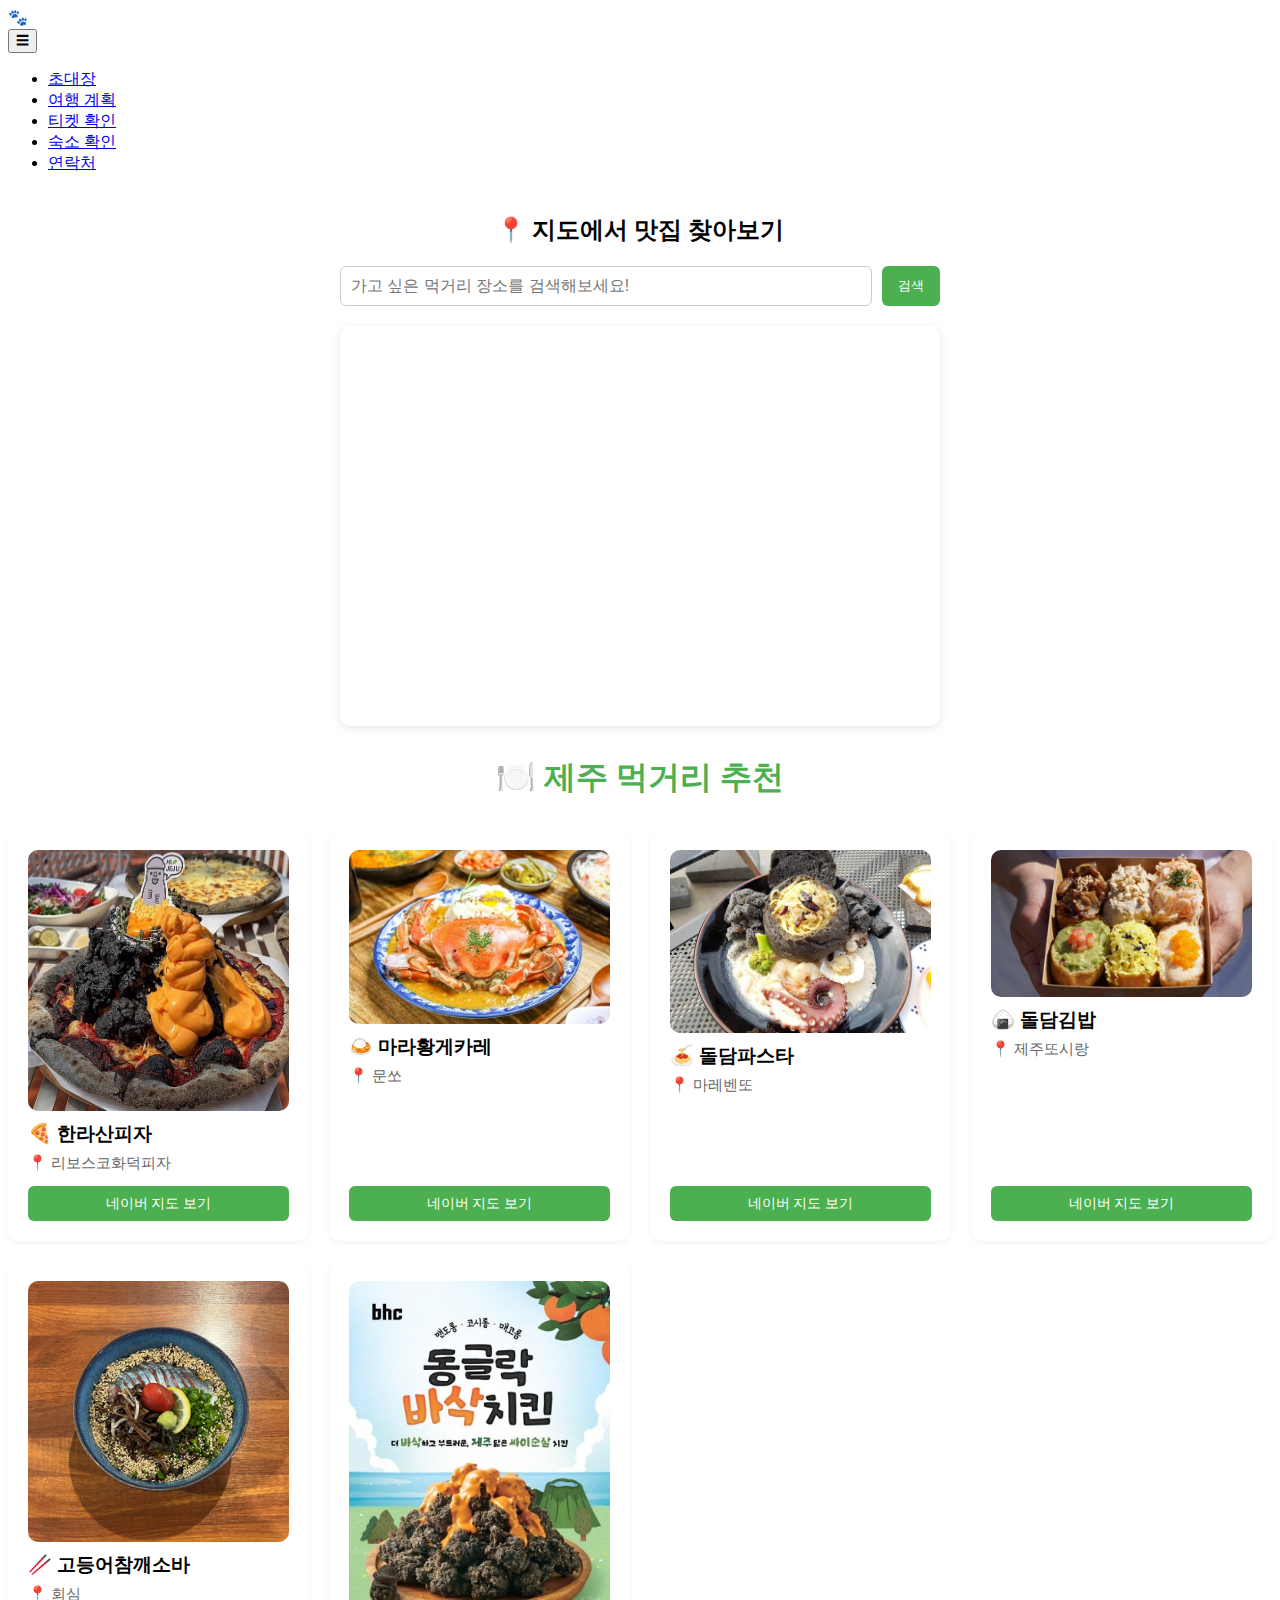
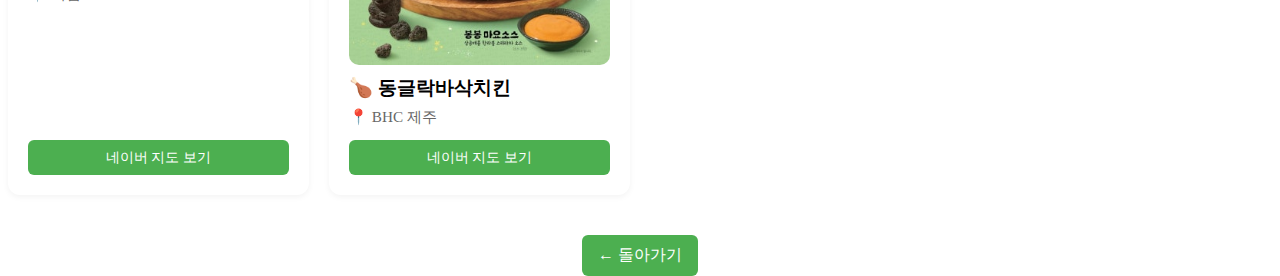
<file: food.html>
<!DOCTYPE html>
<html lang="ko">

<head>
  <meta charset="UTF-8" />
  <meta name="viewport" content="width=device-width, initial-scale=1.0" />
  <title>제주 먹거리</title>
  <link rel="stylesheet" href="style.css" />

  <!-- ✅ Kakao 지도 SDK -->
  <script defer
    src="https://dapi.kakao.com/v2/maps/sdk.js?appkey=0bb2c91a0f1d3a538af1f76277e5df95&libraries=services&autoload=false"></script>

  <style>
    h1 {
      text-align: center;
      color: #4CAF50;
      margin-top: 30px;
    }

    .search-box {
      display: flex;
      gap: 10px;
      margin: 20px auto;
      max-width: 600px;
    }

    .search-box input {
      flex: 1;
      padding: 10px;
      border-radius: 6px;
      border: 1px solid #ccc;
      font-size: 16px;
    }

    .search-box button {
      padding: 10px 16px;
      background-color: #4CAF50;
      color: white;
      border: none;
      border-radius: 6px;
      cursor: pointer;
    }

    .search-box button:hover {
      background-color: #388e3c;
    }

    #map {
      width: 100%;
      height: 400px;
      border-radius: 10px;
      box-shadow: 0 2px 8px rgba(0, 0, 0, 0.1);
      margin: 20px auto;
      max-width: 600px;
    }

    .food-container {
      display: grid;
      grid-template-columns: repeat(auto-fit, minmax(280px, 1fr));
      gap: 20px;
      margin-top: 30px;
    }

    .food-card {
      background: white;
      padding: 20px;
      border-radius: 12px;
      box-shadow: 0 2px 6px rgba(0, 0, 0, 0.05);
      display: flex;
      flex-direction: column;
      justify-content: space-between;
    }

    .food-card img {
      width: 100%;
      height: auto;
      border-radius: 10px;
      margin-bottom: 10px;
    }

    .food-card h3 {
      margin: 0 0 6px;
      font-size: 1.2em;
    }

    .food-card p {
      margin: 0 0 12px;
      font-size: 0.95em;
      color: #666;
    }

    .map-btn {
      margin-top: auto;
      background-color: #4CAF50;
      color: white;
      text-align: center;
      padding: 8px 12px;
      text-decoration: none;
      border-radius: 6px;
      font-size: 0.9em;
    }

    .map-btn:hover {
      background-color: #388e3c;
    }

    .back-btn {
      display: inline-block;
      margin: 40px auto 0;
      padding: 10px 16px;
      background: #4CAF50;
      color: white;
      border-radius: 6px;
      text-decoration: none;
    }

    .back-btn:hover {
      background: #388e3c;
    }

    .modal-overlay {
      display: none;
      position: fixed;
      z-index: 9999;
      left: 0;
      top: 0;
      width: 100%;
      height: 100%;
      overflow: auto;
      background-color: rgba(0, 0, 0, 0.5);
    }

    .modal-content {
      background-color: #fff;
      margin: 60% auto 0;
      padding: 20px 30px;
      border: 1px solid #888;
      border-radius: 10px;
      max-width: 500px;
      text-align: left;
    }

    .modal-close {
      color: #aaa;
      float: right;
      font-size: 24px;
      font-weight: bold;
      cursor: pointer;
    }

    .modal-close:hover {
      color: #000;
    }

    @media (max-width: 500px) {
      h1 {
        font-size: 1.4em;
      }
    }
  </style>
</head>

<body>
  <div id="header"></div>
  <script>
    fetch("header.html")
      .then(res => res.text())
      .then(data => {
        document.getElementById("header").innerHTML = data;
      });
  </script>



  <h2 style="text-align:center; margin-top:40px;">📍 지도에서 맛집 찾아보기</h2>
  <div class="search-box">
    <input type="text" id="placeInput" placeholder="가고 싶은 먹거리 장소를 검색해보세요!" />
    <button onclick="searchPlace()">검색</button>
  </div>
  <div id="map"></div>

  <h1>🍽️ 제주 먹거리 추천</h1>

  <div class="food-container">
    <div class="food-card">
      <img src="image/food1.jfif" alt="한라산피자" />
      <h3>🍕 한라산피자</h3>
      <p>📍 리보스코화덕피자</p>
      <a class="map-btn"
        href="https://map.naver.com/p/search/%EB%A6%AC%EB%B3%B4%EC%8A%A4%EC%BD%94%ED%99%94%EB%8D%95%ED%94%BC%EC%9E%90/place/33979724?c=15.00,0,0,0,dh&isCorrectAnswer=true"
        target="_blank">네이버 지도 보기</a>
    </div>

    <div class="food-card">
      <img src="image/food2.jfif" alt="문쏘" />
      <h3>🍛 마라황게카레</h3>
      <p>📍 문쏘</p>
      <a class="map-btn" href="https://map.naver.com/p/search/%EB%AC%B8%EC%8F%98?c=10.14,0,0,0,dh" target="_blank">네이버
        지도 보기</a>
    </div>

    <div class="food-card">
      <img src="image/food3.jfif" alt="마레벤또" />
      <h3>🍝 돌담파스타</h3>
      <p>📍 마레벤또</p>
      <a class="map-btn"
        href="https://map.naver.com/p/search/%EB%A7%88%EB%A0%88%EB%B2%A4%EB%98%90/place/35623977?c=15.00,0,0,0,dh&isCorrectAnswer=true"
        target="_blank">네이버 지도 보기</a>
    </div>

    <div class="food-card">
      <img src="image/food4.jfif" alt="제주또시랑" />
      <h3>🍙 돌담김밥</h3>
      <p>📍 제주또시랑</p>
      <a class="map-btn"
        href="https://map.naver.com/p/search/%EC%A0%9C%EC%A3%BC%EB%98%90%EC%8B%9C%EB%9E%91/place/1858777395?c=15.00,0,0,0,dh&isCorrectAnswer=true"
        target="_blank">네이버 지도 보기</a>
    </div>

    <div class="food-card">
      <img src="image/food5.jfif" alt="회심" />
      <h3>🥢 고등어참깨소바</h3>
      <p>📍 회심</p>
      <a class="map-btn"
        href="https://map.naver.com/p/search/%ED%9A%8C%EC%8B%AC/place/1904590988?placePath=?entry=pll&from=nx&fromNxList=true&searchType=place"
        target="_blank">네이버 지도 보기</a>
    </div>

    <div class="food-card">
      <img src="image/food6.jfif" alt="BHC 제주" />
      <h3>🍗 동글락바삭치킨</h3>
      <p>📍 BHC 제주</p>
      <a class="map-btn" href="https://map.naver.com/p/entry/place/1683448969" target="_blank">네이버 지도 보기</a>
    </div>
  </div>

  <div style="text-align:center;">
    <a class="back-btn" href="javascript:history.back()">← 돌아가기</a>
  </div>
  <script src="script.js"></script>

  <script>
    let map, marker;

    window.addEventListener("load", () => {
      kakao.maps.load(() => {
        const container = document.getElementById("map");
        const options = {
          center: new kakao.maps.LatLng(33.4996, 126.5312),
          level: 9
        };
        map = new kakao.maps.Map(container, options);
        marker = new kakao.maps.Marker();
      });
    });

    function searchPlace() {
      const keyword = document.getElementById("placeInput").value.trim();
      if (!keyword) {
        alert("검색어를 입력해주세요.");
        return;
      }

      const ps = new kakao.maps.services.Places();
    ps.keywordSearch(keyword, function (data, status) {
      if (status === kakao.maps.services.Status.OK) {
        const position = new kakao.maps.LatLng(data[0].y, data[0].x);
        map.setCenter(position);
        marker.setPosition(position);
        marker.setMap(map);

        showModal({
          name: data[0].place_name,
          address: data[0].road_address_name || data[0].address_name,
          phone: data[0].phone,
          url: data[0].place_url
        });
      } else {
        alert("검색 결과가 없습니다.");
      }
    }, {
      location: map.getCenter() // 현재 지도의 중심 기준으로 검색 범위 제한
    });
    }

    function showModal(info) {
      document.getElementById('modalTitle').textContent = info.name || '장소명';
      document.getElementById('modalAddress').textContent = info.address || '-';
      document.getElementById('modalPhone').textContent = info.phone || '없음';
      const linkEl = document.getElementById('modalLink');
      linkEl.href = info.url || '#';
      linkEl.textContent = '카카오맵에서 보기';
      document.getElementById('placeModal').style.display = 'block';
    }

    window.onclick = function (event) {
      const modal = document.getElementById('placeModal');
      if (event.target === modal) {
        modal.style.display = "none";
      }
    };
  </script>

  <div id="placeModal" class="modal-overlay">
    <div class="modal-content">
      <span class="modal-close" onclick="document.getElementById('placeModal').style.display='none'">&times;</span>
      <h3 id="modalTitle">장소명</h3>
      <p><strong>📍 주소:</strong> <span id="modalAddress"></span></p>
      <p><strong>📞 전화번호:</strong> <span id="modalPhone"></span></p>
      <p><strong>🔗 더보기:</strong> <a id="modalLink" href="#" target="_blank">카카오맵에서 보기</a></p>
    </div>
  </div>
</body>

</html>
</file>
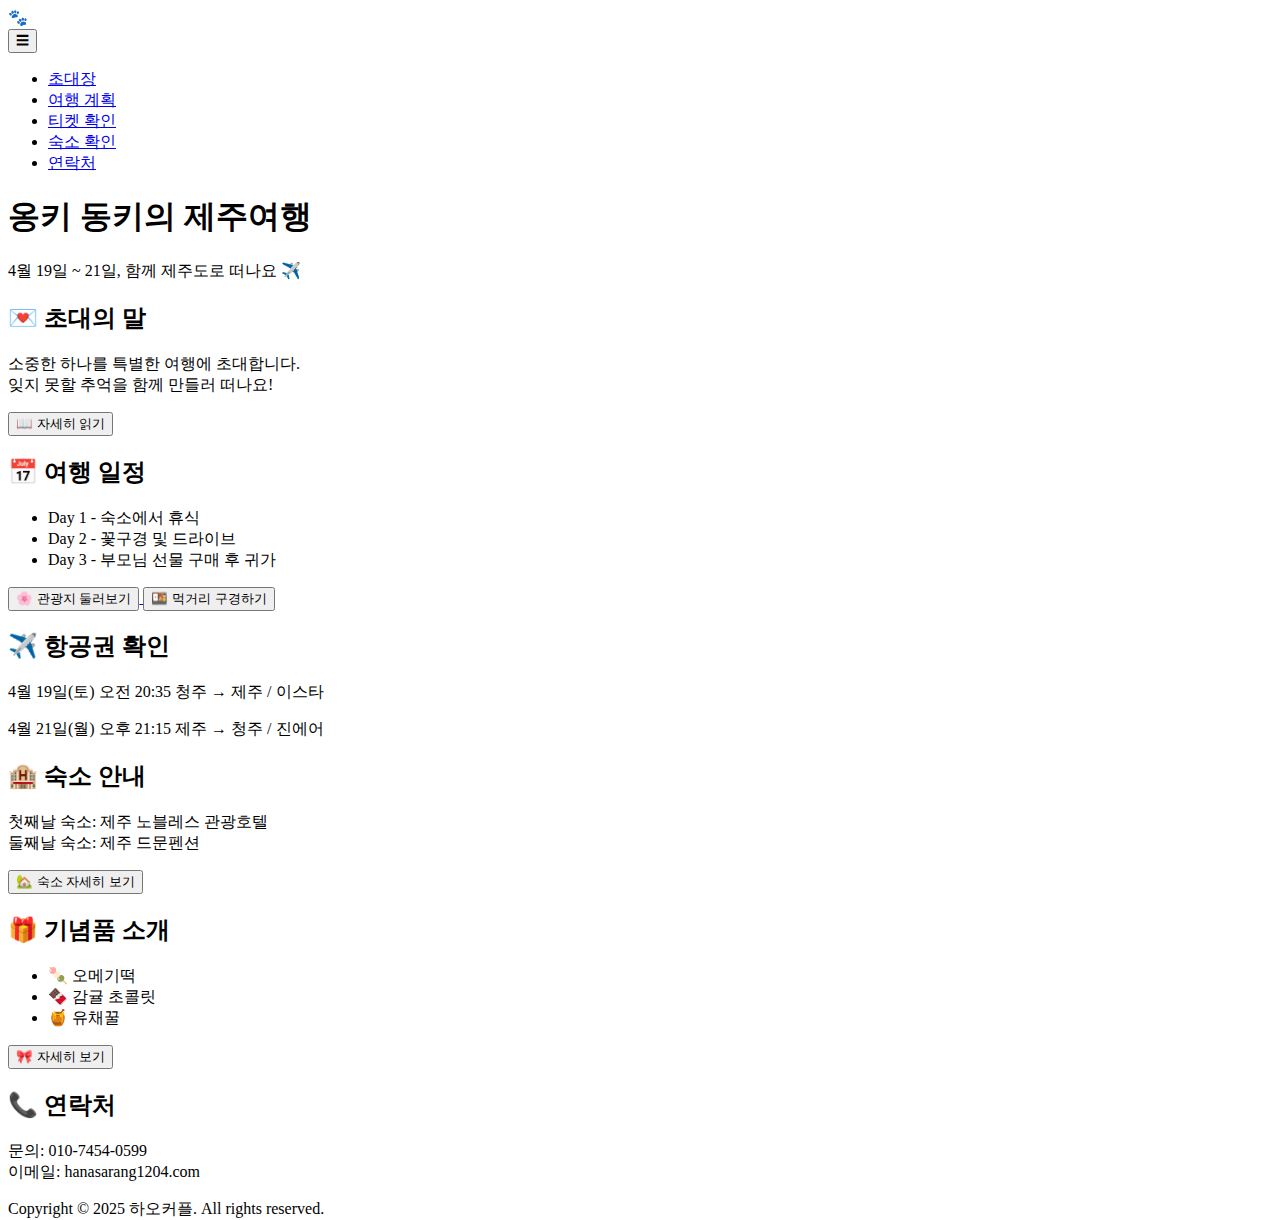
<file: home.html>
<!DOCTYPE html>
<html lang="ko">

<head>
  <meta charset="UTF-8" />
  <meta name="viewport" content="width=device-width, initial-scale=1.0" />
  <title>하나에게 주는 초대장</title>
  <link rel="stylesheet" href="style.css" />
</head>

<body>
  <div id="header"></div> <!-- 여기에 header.html이 들어감 -->

  <script>
    // header.html 동적 삽입
    fetch("header.html")
      .then(res => res.text())
      .then(data => {
        document.getElementById("header").innerHTML = data;
      });


  </script>
  <!-- 🔹 본문 콘텐츠 -->
  <div id="main">


    <header class="hero">
      <div class="hero-slide active" style="background-image: url('image/image.png');"></div>
      <div class="hero-slide" style="background-image: url('image/image2.jpg');"></div>
      <div class="hero-slide" style="background-image: url('image/image3.jpg');"></div>

      <div class="hero-text">
        <h1>옹키 동키의 제주여행</h1>
        <p>4월 19일 ~ 21일, 함께 제주도로 떠나요 ✈️</p>
      </div>
    </header>

    <section id="invite">
      <h2>💌 초대의 말</h2>
      <p>소중한 하나를 특별한 여행에 초대합니다.<br />
        잊지 못할 추억을 함께 만들러 떠나요!</p>

      <a href="invite_detail.html">
        <button class="detail-btn">📖 자세히 읽기</button>
      </a>
    </section>

    <section id="plan">
      <h2>📅 여행 일정</h2>
      <ul>
        <li>Day 1 - 숙소에서 휴식</li>
        <li>Day 2 - 꽃구경 및 드라이브</li>
        <li>Day 3 - 부모님 선물 구매 후 귀가</li>
      </ul>

      <!-- 버튼 2개 나란히 배치 -->
      <div class="button-group">
        <a href="plan.html">
          <button class="detail-btn">🌸 관광지 둘러보기</button>
        </a>
        <a href="food.html">
          <button class="detail-btn">🍱 먹거리 구경하기</button>
        </a>
      </div>

      <section id="ticket">
        <h2>✈️ 항공권 확인</h2>
        <p>4월 19일(토) 오전 20:35 청주 → 제주 / 이스타</p>
        <p>4월 21일(월) 오후 21:15 제주 → 청주 / 진에어</p>
      </section>

      <section id="hotel">
        <h2>🏨 숙소 안내</h2>
        <p>
          첫째날 숙소: 제주 노블레스 관광호텔<br />
          둘째날 숙소: 제주 드문펜션
        </p>
        <a href="hotel.html">
          <button class="detail-btn">🏡 숙소 자세히 보기</button>
        </a>
      </section>

      <section id="souvenir">
        <h2>🎁 기념품 소개</h2>
        <ul>
          <li>🍡 오메기떡</li>
          <li>🍫 감귤 초콜릿</li>
          <li>🍯 유채꿀</li>
        </ul>
        <a href="souvenir.html">
          <button class="detail-btn">🎀 자세히 보기</button>
        </a>
      </section>

      <section id="contact">
        <h2>📞 연락처</h2>
        <p>문의: 010-7454-0599<br />
          이메일: hanasarang1204.com</p>
      </section>

      <footer>
        <p>Copyright © 2025 하오커플. All rights reserved.</p>
      </footer>
  </div>

  <script src="script.js"></script>

</body>

</html>
</file>
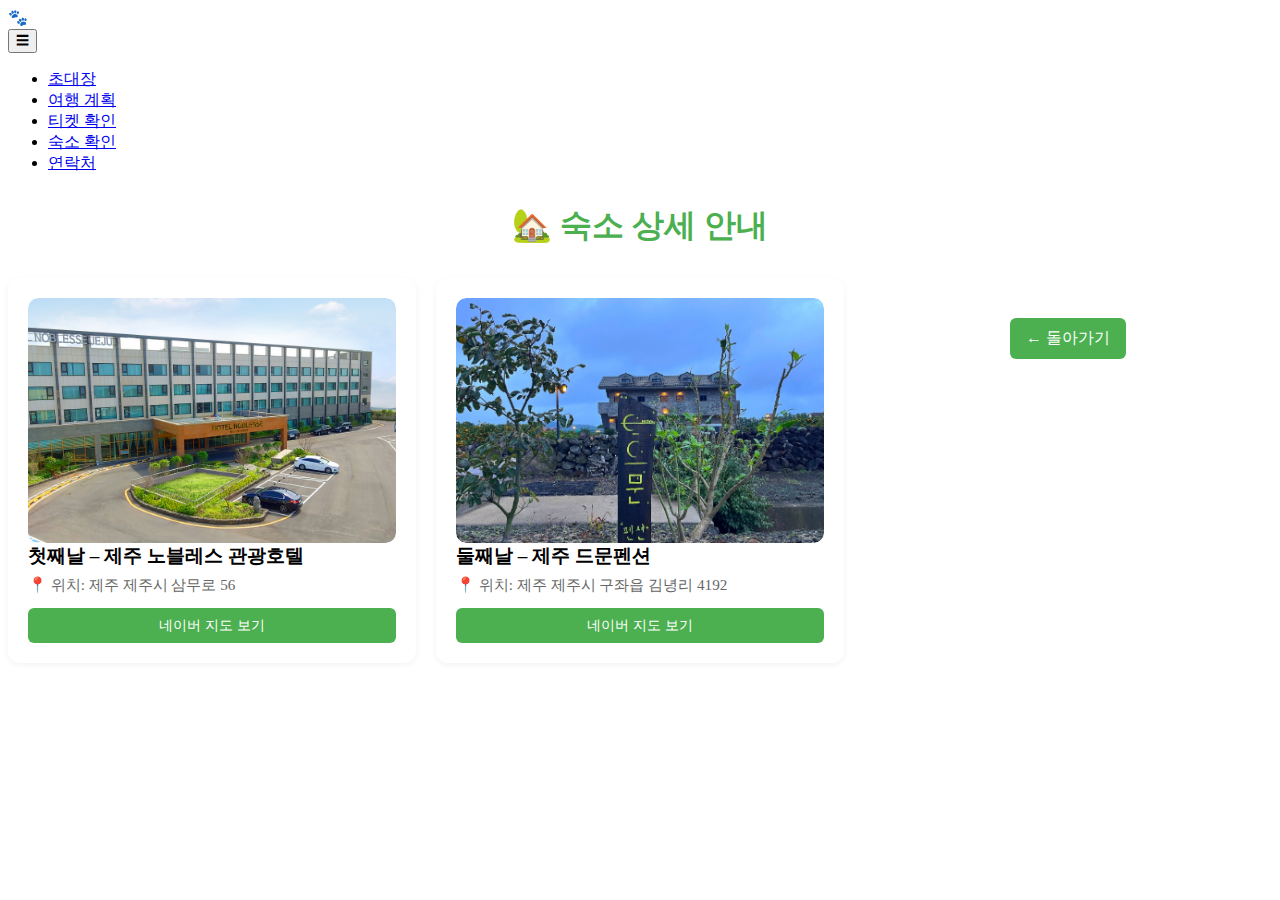
<file: hotel.html>
<!DOCTYPE html>
<html lang="ko">

<head>
  <meta charset="UTF-8" />
  <meta name="viewport" content="width=device-width, initial-scale=1.0" />
  <title>숙소 소개</title>
  <link rel="stylesheet" href="style.css" />

  <style>
    h1 {
      text-align: center;
      color: #4CAF50;
      margin-top: 30px;
    }

    .hotel-container {
      display: grid;
      grid-template-columns: repeat(auto-fit, minmax(280px, 1fr));
      gap: 20px;
      margin-top: 30px;
    }

    .hotel-card {
      background: white;
      padding: 20px;
      border-radius: 12px;
      box-shadow: 0 2px 6px rgba(0, 0, 0, 0.05);
      display: flex;
      flex-direction: column;
      justify-content: space-between;
    }

    .hotel-card img {
      width: 100%;
      height: auto;
      border-radius: 10px;
      margin-bottom: 10px;
    }

    .hotel-card h3 {
      margin: 0 0 6px;
      font-size: 1.2em;
    }

    .hotel-card p {
      margin: 0 0 12px;
      font-size: 0.95em;
      color: #666;
    }

    .map-btn {
      margin-top: auto;
      background-color: #4CAF50;
      color: white;
      text-align: center;
      padding: 8px 12px;
      text-decoration: none;
      border-radius: 6px;
      font-size: 0.9em;
    }

    .map-btn:hover {
      background-color: #388e3c;
    }

    .back-btn {
      display: inline-block;
      margin: 40px auto 0;
      padding: 10px 16px;
      background: #4CAF50;
      color: white;
      border-radius: 6px;
      text-decoration: none;
    }

    .back-btn:hover {
      background: #388e3c;
    }

    .slider {
      position: relative;
      width: 100%;
      aspect-ratio: 3 / 2;
      /* ✅ 고정 비율 (예: 3:2) */
      overflow: hidden;
      border-radius: 10px;
    }

    .slide {
      position: absolute;
      width: 100%;
      height: 100%;
      opacity: 0;
      transition: opacity 1s ease-in-out;
    }

    .slide img {
      width: 100%;
      height: 100%;
      object-fit: cover;
      /* ✅ 이미지 잘림 없이 채우기 */
      display: block;
      border-radius: 10px;
    }

    .slide.active {
      opacity: 1;
      position: relative;
      z-index: 1;
    }
  </style>
</head>

<body>
  <div id="header"></div>
  <script>
    fetch("header.html")
      .then(res => res.text())
      .then(data => {
        document.getElementById("header").innerHTML = data;
      });

    // 슬라이드 자동 전환
    document.addEventListener("DOMContentLoaded", () => {
      const sliders = document.querySelectorAll(".slider");

      sliders.forEach(slider => {
        const slides = slider.querySelectorAll(".slide");
        let current = 0;

        setInterval(() => {
          slides[current].classList.remove("active");
          current = (current + 1) % slides.length;
          slides[current].classList.add("active");
        }, 3000); // 3초마다 전환
      });
    });
  </script>


  <h1>🏡 숙소 상세 안내</h1>
  <div class="hotel-container">
    <div class="hotel-card">
      <div class="slider">
        <div class="slide active"><img src="image/hotel1.jfif" alt="노블레스호텔1" /></div>
        <div class="slide"><img src="image/hotel2.jfif" alt="노블레스호텔2" /></div>
      </div>
      <h3>첫째날 – 제주 노블레스 관광호텔</h3>
      <p>📍 위치: 제주 제주시 삼무로 56</p>
      <a class="map-btn"
        href="https://map.naver.com/p/entry/place/1561904560?lng=126.5035474&lat=33.5012072&placePath=%2Fhome&entry=plt&searchType=place"
        target="_blank">네이버 지도 보기</a>
    </div>

    <div class="hotel-card">
      <div class="slider">
        <div class="slide active"><img src="image/hotel3.png" alt="노블레스호텔1" /></div>
        <div class="slide"><img src="image/hotel4.png" alt="노블레스호텔2" /></div>
      </div>
      <h3>둘째날 – 제주 드문펜션</h3>
      <p>📍 위치: 제주 제주시 구좌읍 김녕리 4192</p>
      <a class="map-btn"
        href="https://search.naver.com/search.naver?sm=tab_hty.top&where=nexearch&ssc=tab.nx.all&query=%EC%A0%9C%EC%A3%BC+%EB%93%9C%EB%AC%B8%ED%8E%9C%EC%85%98+%ED%99%94%EC%9D%B4%ED%8A%B8&oquery=%EC%A0%9C%EC%A3%BC+%EB%93%9C%EB%AC%B8%ED%8E%9C%EC%85%98&tqi=jsZl%2FlqptbNssR2ugnCssssstC4-392855&ackey=0x9vxh53"
        target="_blank">네이버 지도 보기</a>
    </div>


    <div style="text-align:center;">
      <a class="back-btn" href="javascript:history.back()">← 돌아가기</a>
    </div>
    <script src="script.js"></script>
</body>

</html>
</file>
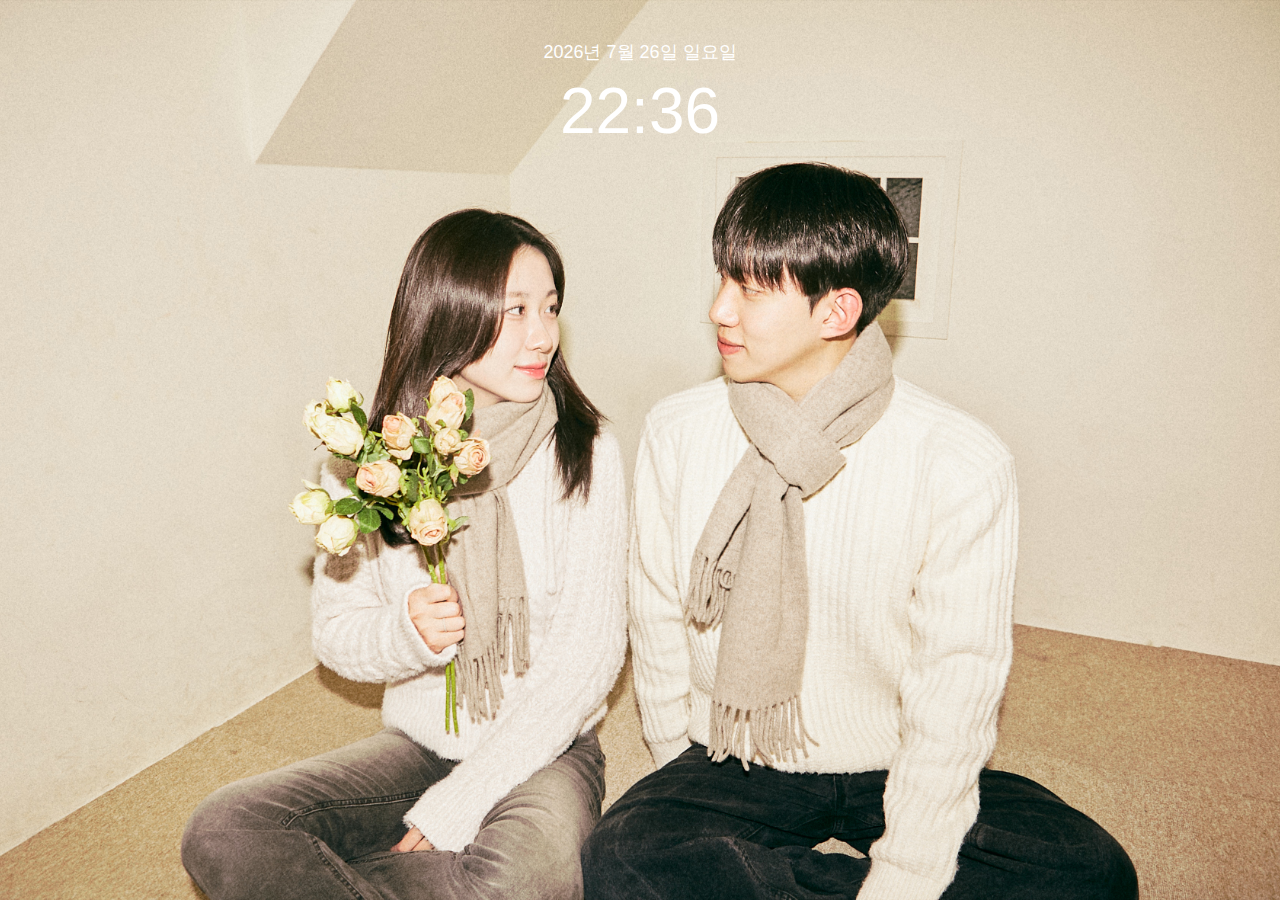
<file: intro.html>
<!DOCTYPE html>
<html lang="ko">

<head>
  <meta charset="UTF-8" />
  <meta name="viewport" content="width=device-width, initial-scale=1.0" />
  <title>여행 초대장 도착</title>
  <style>
    body {
      margin: 0;
      font-family: 'Noto Sans KR', sans-serif;
      background-image: url('image/mainimg.jpg');
      /* 이미지 경로 수정 가능 */
      background-size: cover;
      background-position: center;
      height: 100vh;
      color: white;
      overflow: hidden;
      position: relative;
    }

    .top-info {
      position: absolute;
      top: 40px;
      width: 100%;
      text-align: center;
    }

    .date {
      font-size: 18px;
      margin-bottom: 10px;
    }

    .clock {
      font-size: 64px;
      font-weight: 500;
    }

    .button-wrapper {
      position: absolute;
      bottom: 80px;
      width: 100%;
      text-align: center;
    }

    .message-btn {
      opacity: 0;
      transform: translateY(20px);
      transition: all 1s ease;
      padding: 14px 28px;
      background-color: rgba(255, 255, 255, 0.85);
      color: #4caf50;
      font-weight: bold;
      font-size: 1em;
      border: none;
      border-radius: 30px;
      cursor: pointer;
      box-shadow: 0 4px 10px rgba(0, 0, 0, 0.2);
    }

    .message-btn:hover {
      background-color: rgba(255, 255, 255, 1);
    }

    .show {
      opacity: 1;
      transform: translateY(0);
    }
  </style>
</head>

<body>
  <!-- 🔼 상단 날짜 + 시계 -->
  <div class="top-info">
    <div class="date" id="today-date"></div>
    <div class="clock" id="clock"></div>
  </div>

  <!-- 🔽 하단 버튼 -->
  <div class="button-wrapper">
    <a href="index.html">
      <button id="letterBtn" class="message-btn">📩 초대장이 도착했습니다!</button>
    </a>
  </div>

  <script>
    // 날짜 자동 표시
    const now = new Date();
    const week = ['일', '월', '화', '수', '목', '금', '토'];
    document.getElementById("today-date").textContent =
      `${now.getFullYear()}년 ${now.getMonth() + 1}월 ${now.getDate()}일 ${week[now.getDay()]}요일`;

    // 시간 자동 표시
    const padZero = n => n.toString().padStart(2, '0');
    document.getElementById("clock").textContent =
      `${padZero(now.getHours())}:${padZero(now.getMinutes())}`;

    // 버튼 등장 애니메이션
    window.onload = () => {
      setTimeout(() => {
        document.getElementById("letterBtn").classList.add("show");
      }, 3000);
    };
  </script>
</body>

</html>
</file>
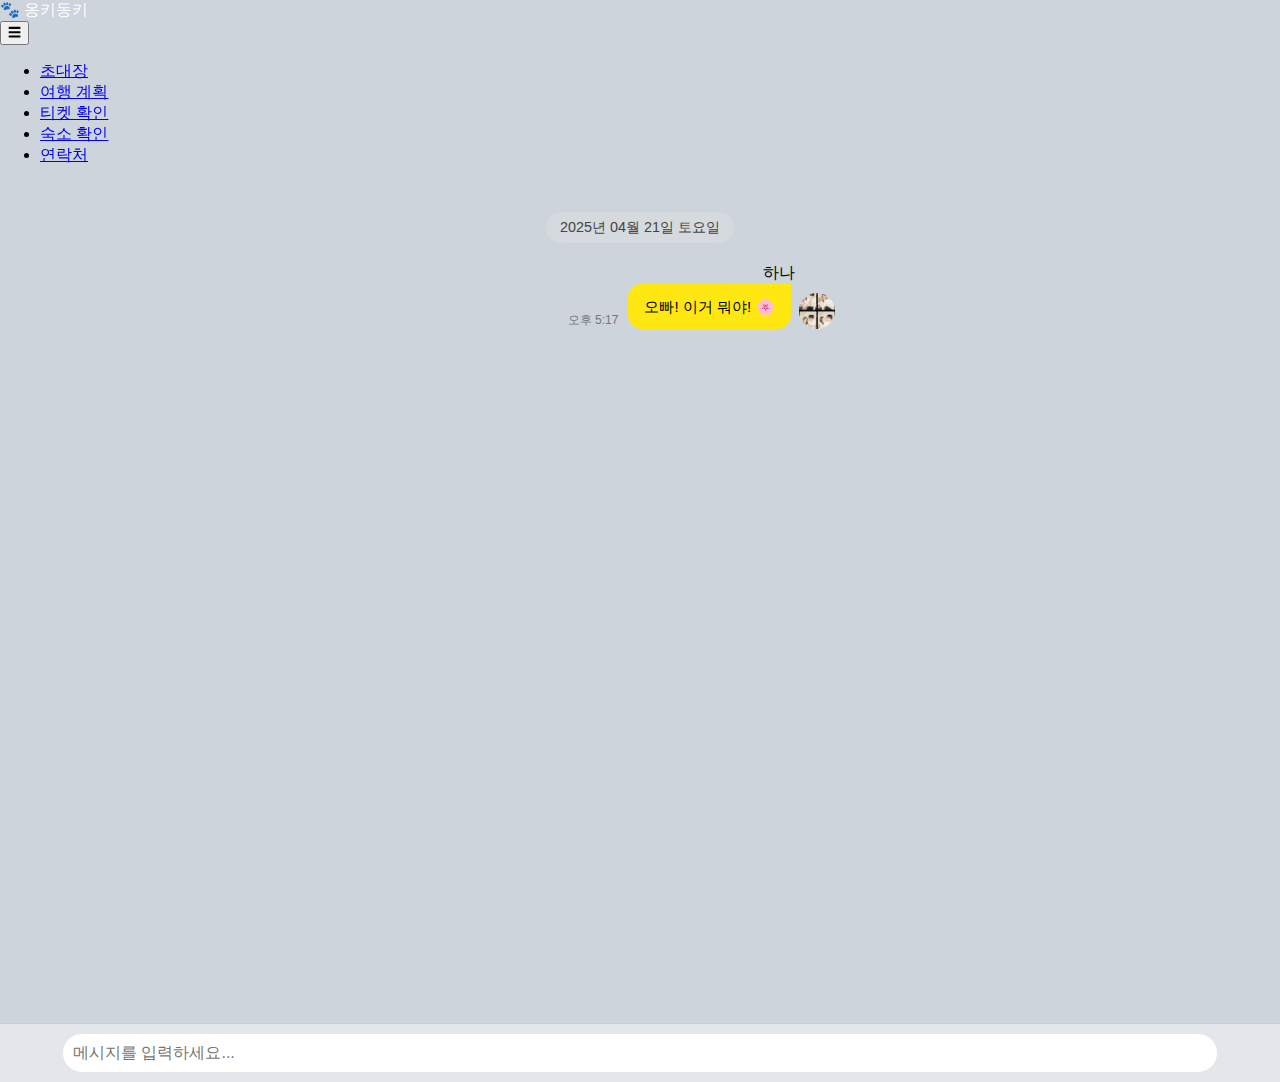
<file: invite_detail.html>
<!DOCTYPE html>
<html lang="ko">

<head>
  <meta charset="UTF-8" />
  <meta name="viewport" content="width=device-width, initial-scale=1.0" />
  <title>초대 메시지</title>
  <link rel="stylesheet" href="style.css" />
  <style>
    body {
      margin: 0;
      background-color: #cdd4dc;
      font-family: 'Apple SD Gothic Neo', 'Noto Sans KR', sans-serif;
    }

    #header {
      position: sticky;
      top: 0;
      z-index: 1000;
    }

    .chat-wrapper {
      display: flex;
      flex-direction: column;
      height: 100vh;
    }

    .chat-container {
      flex: 1;
      overflow-y: auto;
      padding: 10px;
      box-sizing: border-box;
      max-width: 480px;
      margin: 0 auto;
      background-color: #cdd4dc;
    }

    .date-banner {
      display: flex;
      justify-content: center;
      align-items: center;
      background: #d6dadf;
      padding: 6px 14px;
      border-radius: 20px;
      font-size: 0.9em;
      color: #444;
      width: fit-content;
      margin: 20px auto;
    }

    .message-box {
      display: flex;
      align-items: flex-end;
      margin-bottom: 10px;
      opacity: 0;
      animation: fadeIn 0.5s ease forwards;
    }

    .message-box.left {
      flex-direction: row;
    }

    .message-box.right {
      flex-direction: row-reverse;
    }

    .profile {
      width: 36px;
      height: 36px;
      border-radius: 50%;
      background-color: #9ab;
      margin: 0 8px;
      background-size: cover;
      background-position: center;
    }

    .bubble {
      max-width: 70%;
      padding: 12px 16px;
      border-radius: 14px;
      font-size: 0.95em;
      line-height: 1.4;
      position: relative;
      word-break: break-word;
      overflow-wrap: break-word;
      white-space: pre-wrap;
    }

    .left .bubble {
      background: white;
      border-top-left-radius: 0;
    }

    .right .bubble {
      background: #ffe812;
      border-top-right-radius: 0;
    }

    .time {
      font-size: 0.75em;
      color: #777;
      margin: 0 10px;
    }

    .chat-input {
      display: flex;
      justify-content: center;
      align-items: center;
      padding: 10px;
      background: #e3e7ec;
      border-top: 1px solid #ccc;
    }

    .chat-input input {
      width: 90%;
      padding: 10px;
      border-radius: 20px;
      border: none;
      outline: none;
      font-size: 1em;
    }

    /* ✅ 모달 스타일 */
    #modal {
      display: none;
      position: fixed;
      top: 0;
      left: 0;
      width: 100%;
      height: 100%;
      background-color: rgba(0, 0, 0, 0.5);
      z-index: 2000;
    }

    #modal-content {
      position: absolute;
      top: 40%;
      left: 50%;
      transform: translate(-50%, -50%);
      background: white;
      padding: 30px 20px;
      border-radius: 12px;
      width: 300px;
      text-align: center;
    }

    #modal-content p {
      margin-bottom: 20px;
      font-size: 1em;
    }

    #modalConfirm {
      padding: 8px 16px;
      background-color: #ffe812;
      border: none;
      border-radius: 8px;
      font-weight: bold;
      cursor: pointer;
    }

    @keyframes fadeIn {
      from {
        opacity: 0;
        transform: translateY(5px);
      }

      to {
        opacity: 1;
        transform: translateY(0);
      }
    }
  </style>
</head>

<body>
  <div id="header"></div>

  <!-- ✅ 모달창 -->
  <div id="modal">
    <div id="modal-content">
      <p>하고 싶은 말을 입력하세요 💬</p>
      <button id="modalConfirm">확인</button>
    </div>
  </div>

  <div class="chat-wrapper">
    <div class="chat-container" id="chat-container">
      <div class="date-banner">2025년 04월 21일 토요일</div>

      <div class="name" style="text-align: right; margin-right: 48px;">하나</div>
      <div class="message-box right" style="animation-delay: 0s;">
        <div class="profile" style="background-image: url('image/profile2.png');"></div>
        <div class="bubble">오빠! 이거 뭐야! 🌸</div>
        <div class="time">오후 5:17</div>
      </div>

      <div class="message-box left" style="animation-delay: 5s;">
        <div class="profile" style="background-image: url('image/profile.png');"></div>
        <div class="bubble">안녕! 하나야</div>
        <div class="time">오후 5:18</div>
      </div>
      <div class="message-box left" style="animation-delay: 7s;">
        <div class="profile" style="background-image: url('image/profile.png');"></div>
        <div class="bubble">하나를 위해 준비한 나의 선물이야 🤗</div>
        <div class="time">오후 5:18</div>
      </div>
      <div class="message-box left" style="animation-delay: 10s;">
        <div class="profile" style="background-image: url('image/profile.png');"></div>
        <div class="bubble">이번 여행을 갑작스럽게 준비했는데</div>
        <div class="time">오후 5:18</div>
      </div>
      <div class="message-box left" style="animation-delay: 13s;">
        <div class="profile" style="background-image: url('image/profile.png');"></div>
        <div class="bubble">재밌고 행복하게 다녀오면 좋겠어</div>
        <div class="time">오후 5:18</div>
      </div>
      <div class="message-box left" style="animation-delay: 16s;">
        <div class="profile" style="background-image: url('image/profile.png');"></div>
        <div class="bubble">5월에 하나의 바쁜 여정이 시작되는데</div>
        <div class="time">오후 5:18</div>
      </div>
      <div class="message-box left" style="animation-delay: 20s;">
        <div class="profile" style="background-image: url('image/profile.png');"></div>
        <div class="bubble">이 기억으로 함께 이겨내보자 ❤️</div>
        <div class="time">오후 5:18</div>
      </div>
      <div class="message-box left" style="animation-delay: 23s;">
        <div class="profile" style="background-image: url('image/profile.png');"></div>
        <div class="bubble">5월에 좋은 결과가 있을거야! 얍!</div>
        <div class="time">오후 5:19</div>
      </div>
      <div class="message-box left" style="animation-delay: 26s;">
        <div class="profile" style="background-image: url('image/profile.png');"></div>
        <div class="bubble">사랑해 하나야 💖</div>
        <div class="time">오후 5:19</div>
      </div>
    </div>

    <div class="chat-input">
      <input type="text" id="chatInput" placeholder="메시지를 입력하세요..." />
    </div>

    <script>
      document.addEventListener("DOMContentLoaded", () => {
        const input = document.getElementById('chatInput');
        const container = document.getElementById('chat-container');
        const modal = document.getElementById('modal');
        const modalConfirm = document.getElementById('modalConfirm');

        let pendingLoveMessage = false;

        // ✅ 자동 메시지 애니메이션
        const messages = document.querySelectorAll('.message-box');
        messages.forEach((msg) => {
          const delay = parseFloat(msg.style.animationDelay || '0s') * 1000;
          setTimeout(() => {
            msg.style.opacity = '1';
            container.scrollTop = container.scrollHeight;
          }, delay);
        });

        // ✅ 자동으로 모달창 띄우기 (26s 후)
        setTimeout(() => {
          modal.style.display = 'block';
          pendingLoveMessage = true;
        }, 35000); // 30초 후 자동으로 모달 오픈

        // ✅ 입력 이벤트
        input.addEventListener("keydown", function (e) {
          if (e.key === "Enter" && input.value.trim()) {
            const msg = input.value.trim();

            if (msg === "사랑해" && pendingLoveMessage) {
              input.value = "";
              appendMessage("사랑해", "right");

              setTimeout(() => {
                appendMessage("나도 사랑해 💖", "left");
              }, 1000);

              setTimeout(() => {
                appendMessage("편지 끝! 💖", "left");
              }, 2000);

              setTimeout(() => {
                window.location.href = "home.html";
              }, 3000);
            } else {
              input.value = "";
              appendMessage(msg, "right");
            }
          }
        });

        modalConfirm.addEventListener("click", () => {
          modal.style.display = 'none';
        });

        function appendMessage(text, side) {
          const box = document.createElement("div");
          box.className = `message-box ${side}`;
          box.innerHTML = `
            <div class="profile" style="background-image: url('image/${side === "right" ? "profile2.png" : "profile.png"}');"></div>
            <div class="bubble">${text}</div>
            <div class="time">지금</div>
          `;
          container.appendChild(box);
          box.style.opacity = "1";
          container.scrollTop = container.scrollHeight;
        }
      });

      // ✅ header 가져오기
      fetch("header.html")
        .then(res => res.text())
        .then(data => {
          document.getElementById("header").innerHTML = data;
        });
    </script>

    <script src="script.js"></script>
</body>

</html>
</file>
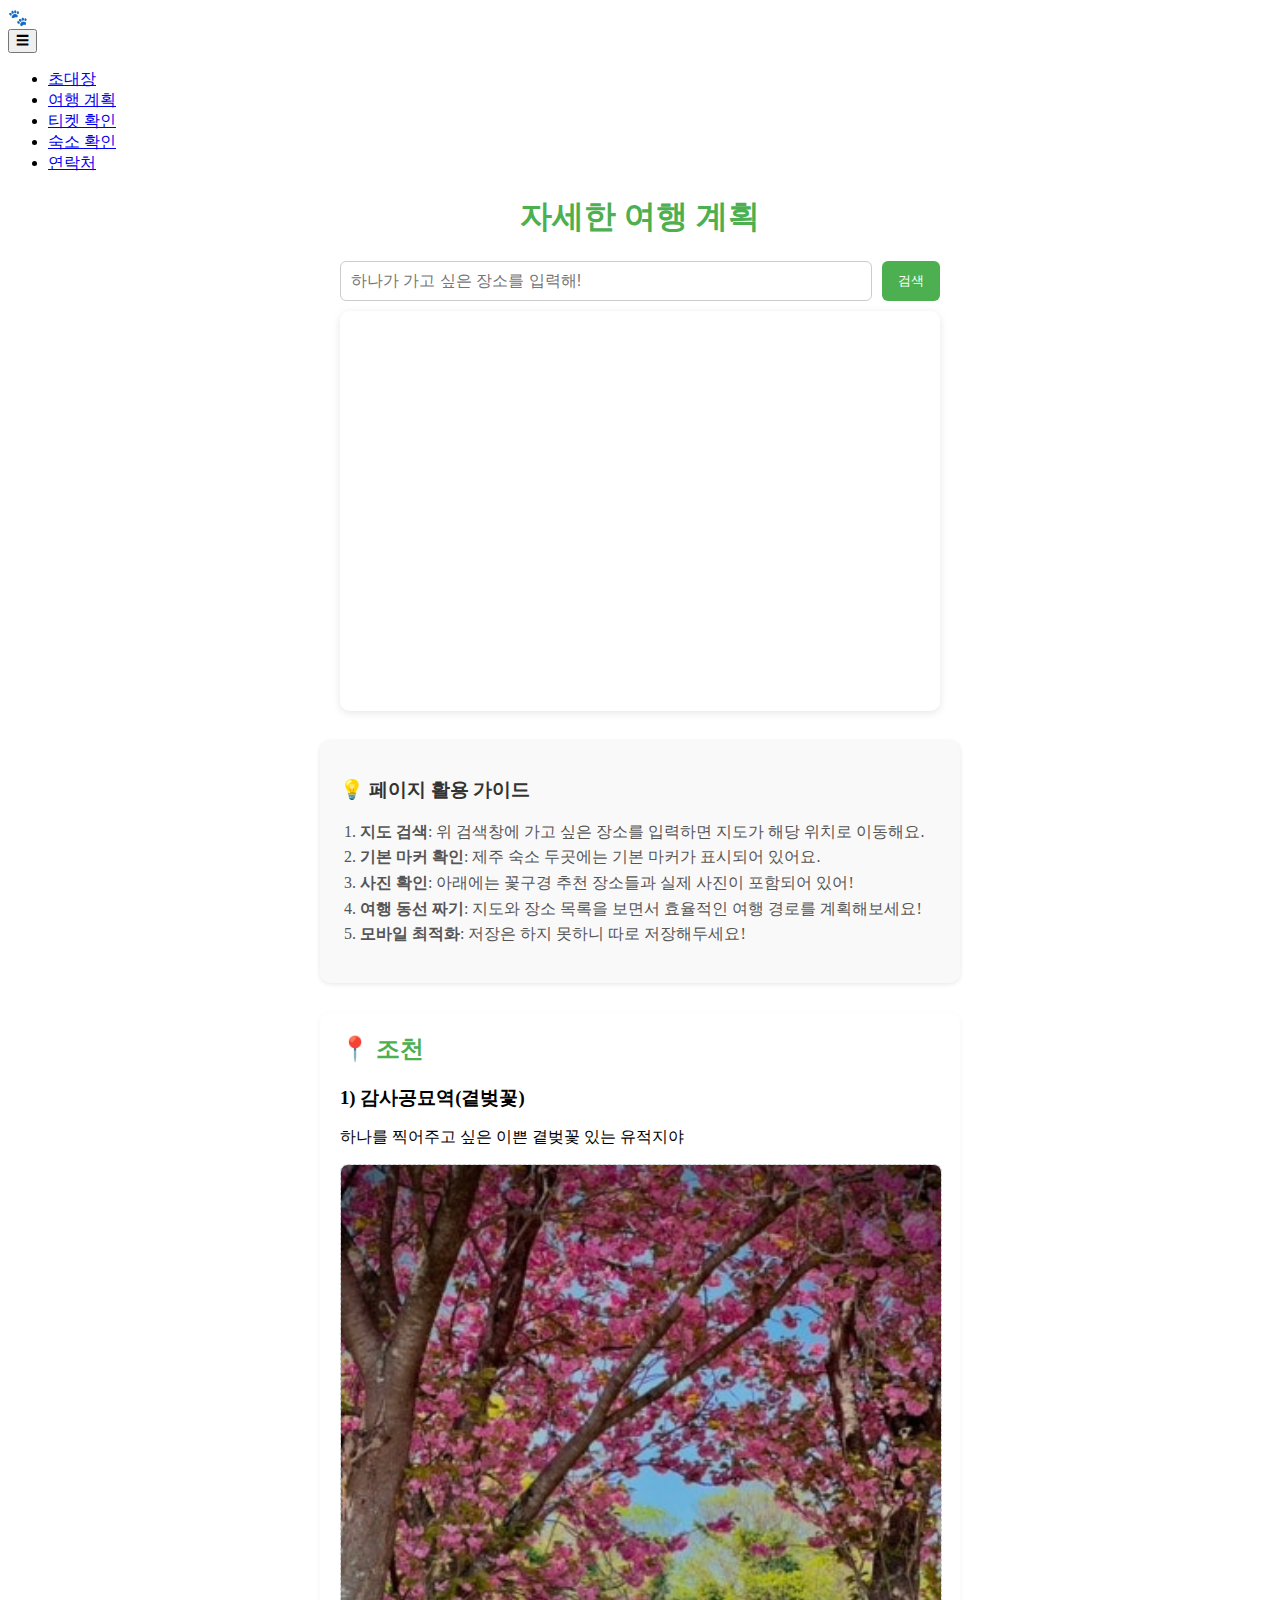
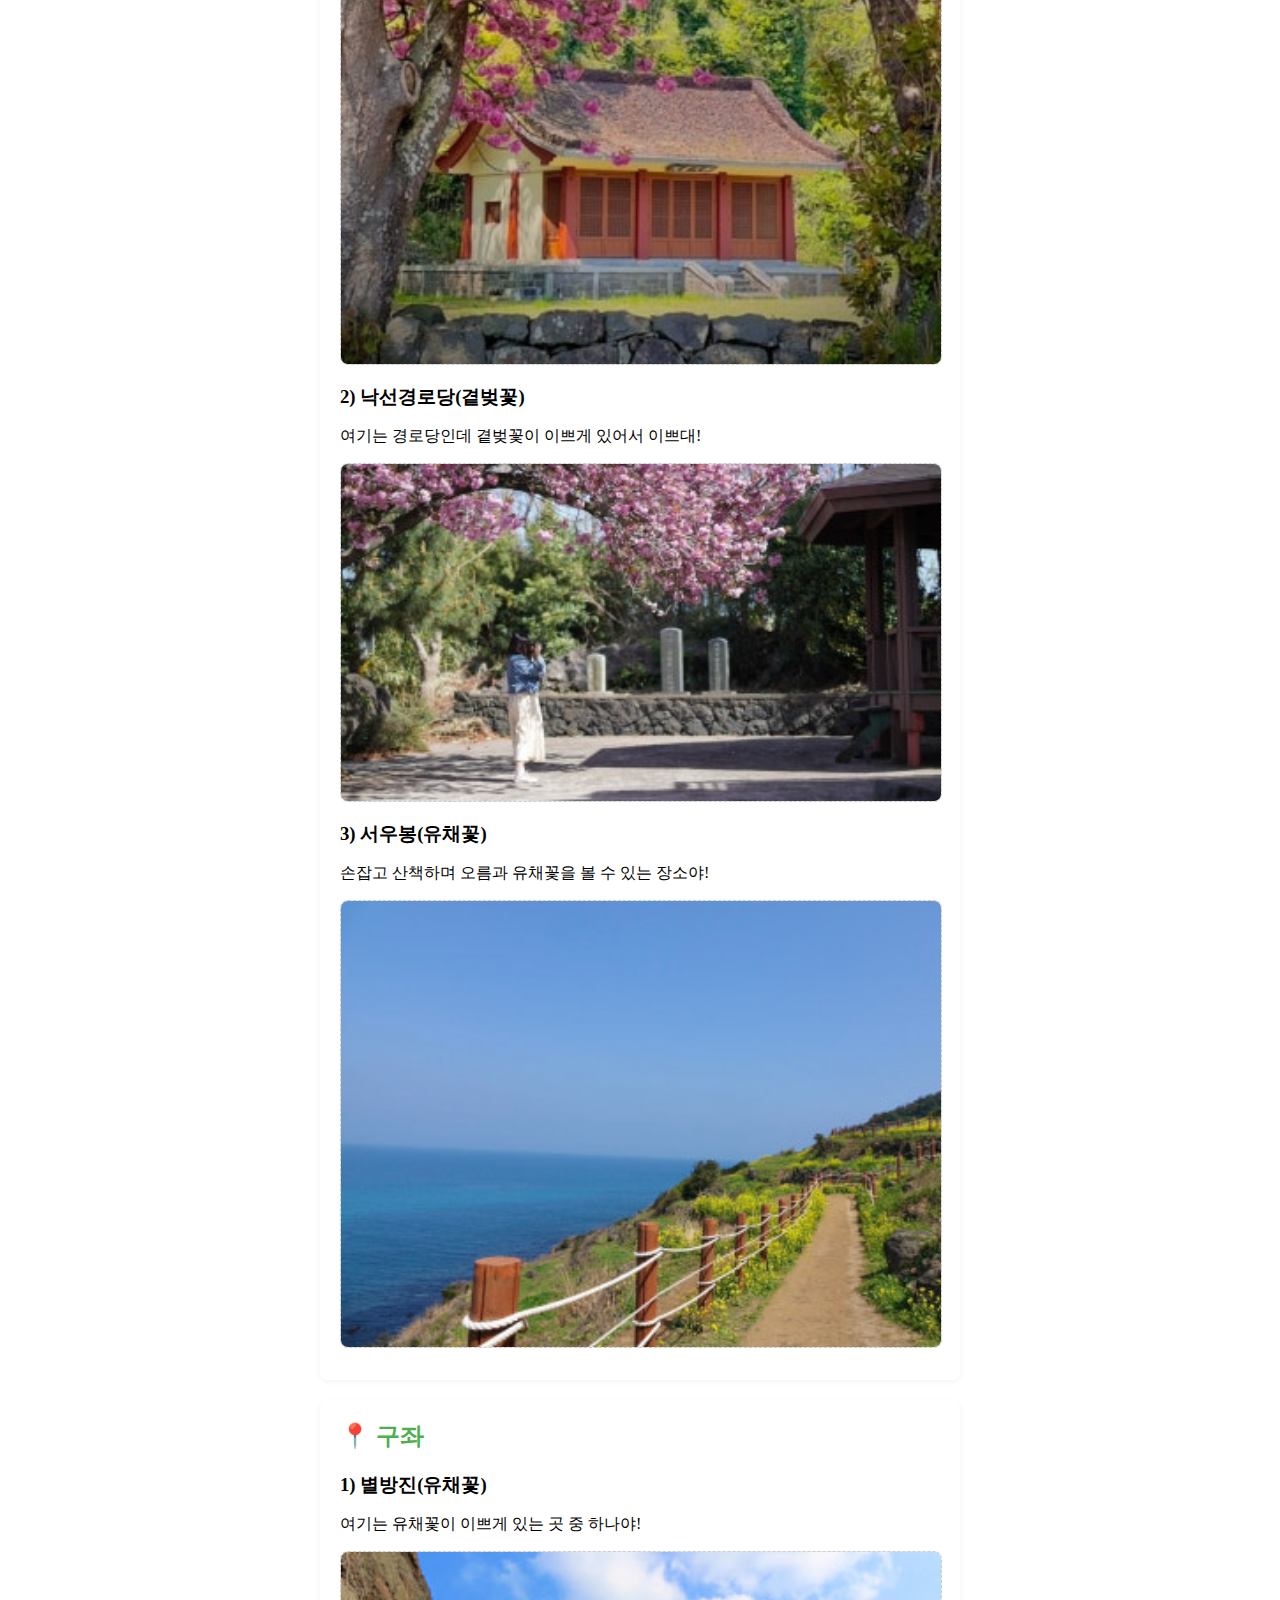
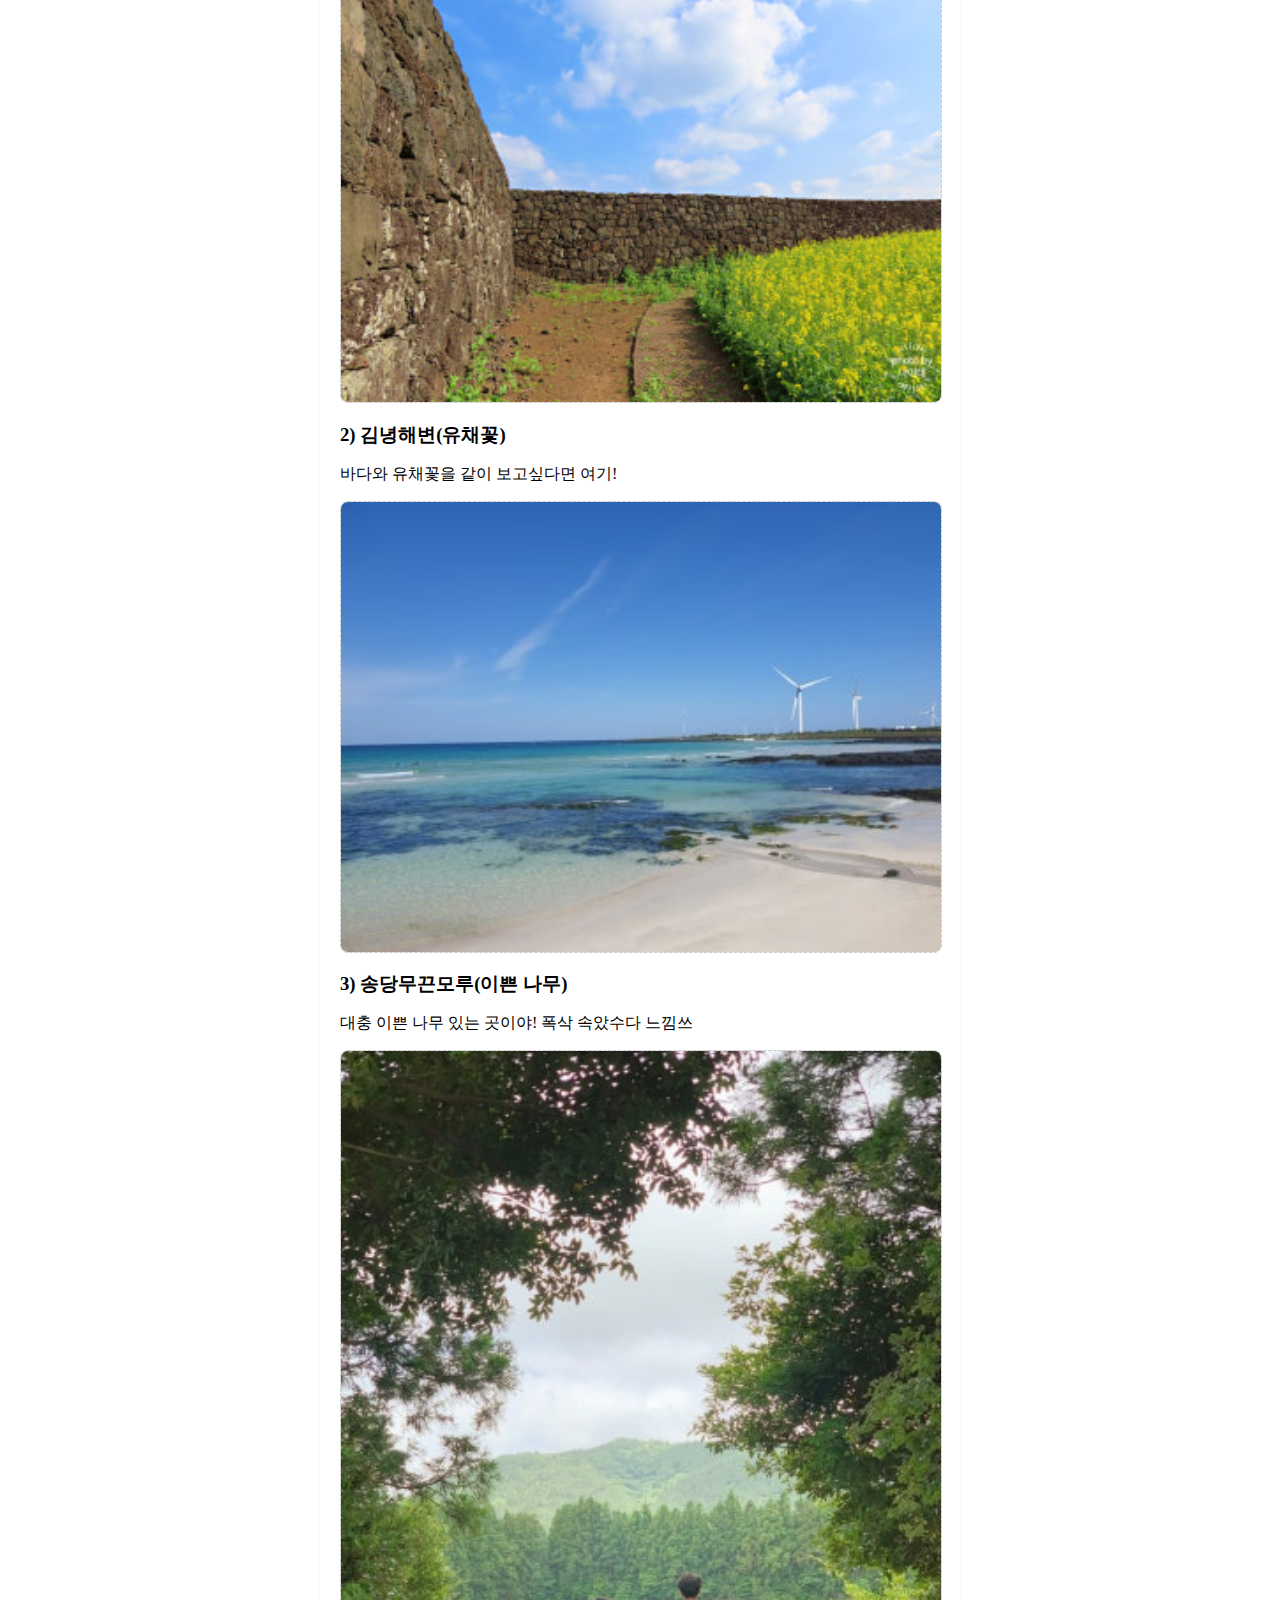
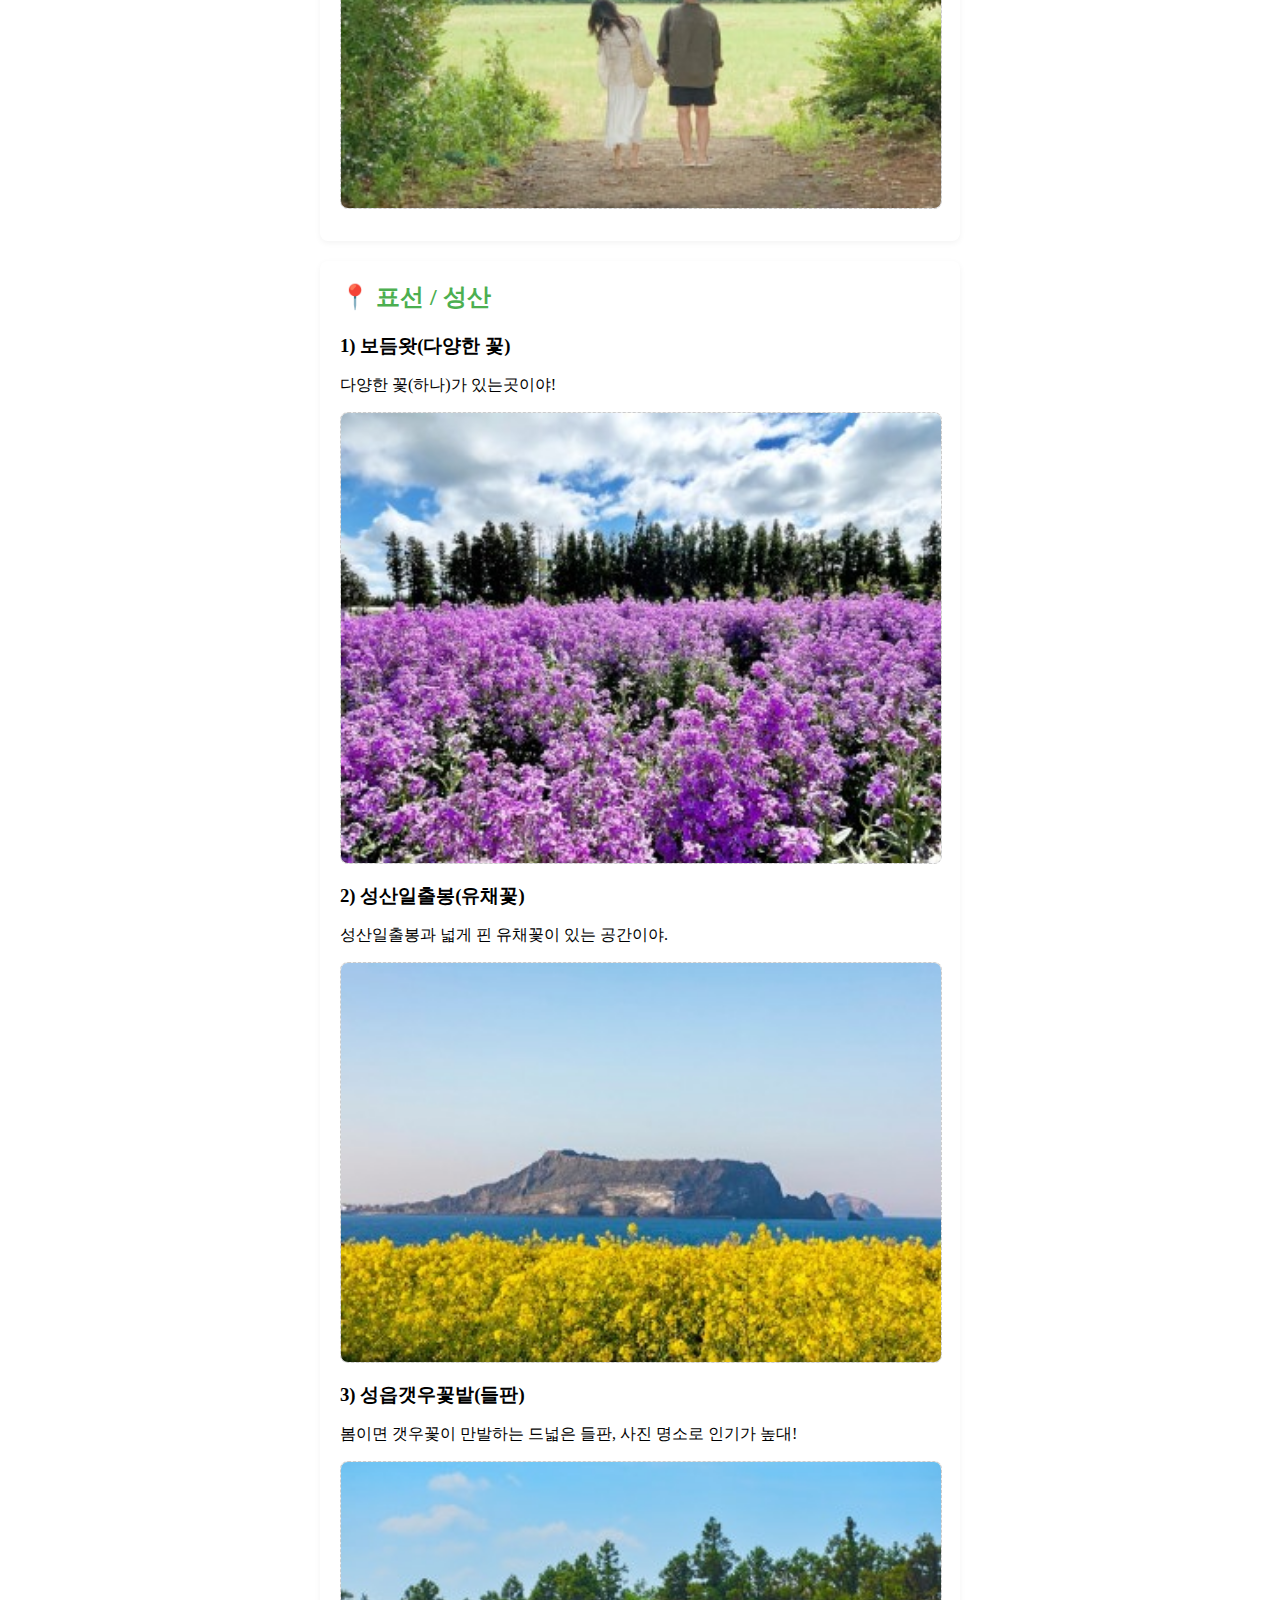
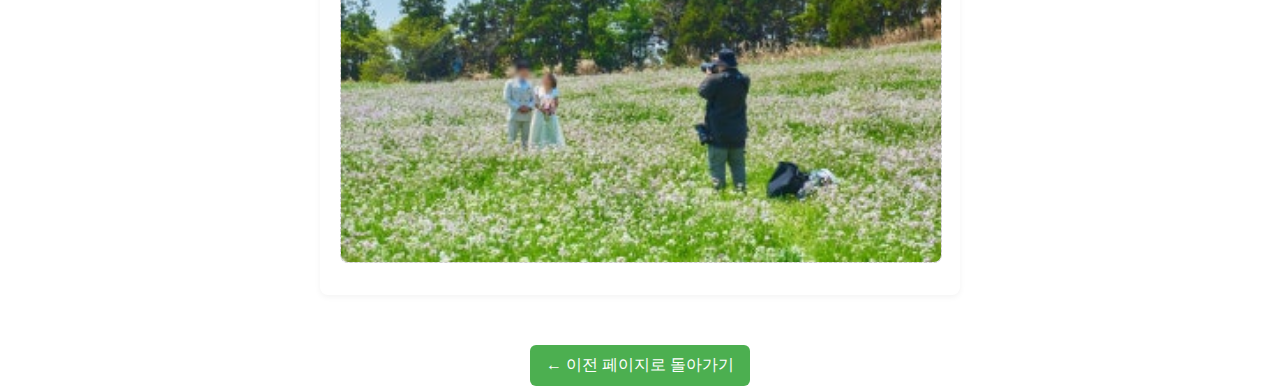
<file: plan.html>
<!DOCTYPE html>
<html lang="ko">

<head>
  <meta charset="UTF-8" />
  <meta name="viewport" content="width=device-width, initial-scale=1.0" />
  <title>자세한 여행 계획</title>

  <!-- ✅ Kakao 지도 SDK -->
  <script defer
    src="https://dapi.kakao.com/v2/maps/sdk.js?appkey=0bb2c91a0f1d3a538af1f76277e5df95&libraries=services&autoload=false"></script>

  <link rel="stylesheet" href="style.css" />

  <style>
    h1 {
      color: #4CAF50;
      text-align: center;
    }

    .place-image-wrapper {
      position: relative;
      margin: 20px auto;
      max-width: 600px;
    }

    .search-box {
      display: flex;
      gap: 10px;
      margin-bottom: 10px;
    }

    .search-box input {
      flex: 1;
      padding: 10px;
      border-radius: 6px;
      border: 1px solid #ccc;
      font-size: 16px;
    }

    .search-box button {
      padding: 10px 16px;
      background-color: #4CAF50;
      color: white;
      border: none;
      border-radius: 6px;
      cursor: pointer;
    }

    .search-box button:hover {
      background-color: #388e3c;
    }

    #map {
      width: 100%;
      height: 400px;
      border-radius: 10px;
      box-shadow: 0 2px 8px rgba(0, 0, 0, 0.1);
    }

    .place {
      background: white;
      padding: 20px;
      margin: 20px auto;
      border-radius: 8px;
      box-shadow: 0 2px 6px rgba(0, 0, 0, 0.05);
      max-width: 600px;
    }

    .place h2 {
      margin-top: 0;
      color: #4CAF50;
    }

    .place h3 {
      margin-bottom: 6px;
    }

    .photo-placeholder {
      width: 100%;
      margin: 12px 0;
      background-color: #eee;
      border: 1px dashed #ccc;
      border-radius: 8px;
      overflow: hidden;
    }

    .photo-placeholder img {
      width: 100%;
      height: auto;
      display: block;
    }

    .back-btn {
      display: inline-block;
      margin-top: 30px;
      padding: 10px 16px;
      background: #4CAF50;
      color: white;
      border-radius: 6px;
      text-decoration: none;
    }

    .back-btn:hover {
      background: #388e3c;
    }

    .modal-overlay {
      display: none;
      position: fixed;
      z-index: 9999;
      left: 0;
      top: 0;
      width: 100%;
      height: 100%;
      overflow: auto;
      background-color: rgba(0, 0, 0, 0.5);
    }

    .modal-content {
      background-color: #fff;
      margin: 80% auto;
      /* 위쪽 여백 증가 */
      padding: 20px 30px;
      border: 1px solid #888;
      border-radius: 10px;
      max-width: 500px;
      text-align: left;
    }

    .modal-close {
      color: #aaa;
      float: right;
      font-size: 24px;
      font-weight: bold;
      cursor: pointer;
    }

    .modal-close:hover {
      color: #000;
    }
  </style>
</head>

<body>
  <div id="header"></div>

  <script>
    fetch("header.html")
      .then(res => res.text())
      .then(data => {
        document.getElementById("header").innerHTML = data;
      });
  </script>

  <h1>자세한 여행 계획</h1>

  <!-- ✅ 지도 + 검색 -->
  <div class="place-image-wrapper">
    <div class="search-box">
      <input type="text" id="placeInput" placeholder="하나가 가고 싶은 장소를 입력해!" />
      <button onclick="searchPlace()">검색</button>
    </div>
    <div id="map"></div>
  </div>

  <section
    style="max-width: 600px; margin: 30px auto; padding: 20px; background: #f9f9f9; border-radius: 10px; box-shadow: 0 1px 5px rgba(0,0,0,0.1);">
    <h2 style="color: #333; font-size: 1.2em; margin-bottom: 14px;">💡 페이지 활용 가이드</h2>
    <ol style="padding-left: 20px; line-height: 1.6; color: #555;">
      <li><strong>지도 검색</strong>: 위 검색창에 가고 싶은 장소를 입력하면 지도가 해당 위치로 이동해요.</li>
      <li><strong>기본 마커 확인</strong>: 제주 숙소 두곳에는 기본 마커가 표시되어 있어요.</li>
      <li><strong>사진 확인</strong>: 아래에는 꽃구경 추천 장소들과 실제 사진이 포함되어 있어!</li>
      <li><strong>여행 동선 짜기</strong>: 지도와 장소 목록을 보면서 효율적인 여행 경로를 계획해보세요!</li>
      <li><strong>모바일 최적화</strong>: 저장은 하지 못하니 따로 저장해두세요!</li>
    </ol>
  </section>

  <!-- ✅ 1. 조천 -->
  <div class="place">
    <h2>📍 조천</h2>

    <div>
      <h3>1) 감사공묘역(곁벚꽃)</h3>
      <p>하나를 찍어주고 싶은 이쁜 곁벚꽃 있는 유적지야</p>
      <div class="photo-placeholder">
        <img src="image/감사공묘역.jfif" alt="감사공묘역" class="place-image" />
      </div>
    </div>
    <div>
      <h3>2) 낙선경로당(곁벚꽃)</h3>
      <p>여기는 경로당인데 곁벚꽃이 이쁘게 있어서 이쁘대!</p>
      <div class="photo-placeholder">
        <img src="image/낙선경로당.jfif" alt="낙선경로당" class="place-image" />
      </div>
    </div>
    <div>
      <h3>3) 서우봉(유채꽃)</h3>
      <p>손잡고 산책하며 오름과 유채꽃을 볼 수 있는 장소야!</p>
      <div class="photo-placeholder">
        <img src="image/서우봉.jfif" alt="서우봉" class="place-image" />
      </div>
    </div>
  </div>

  <!-- ✅ 2. 구좌 -->
  <div class="place">
    <h2>📍 구좌</h2>

    <div>
      <h3>1) 별방진(유채꽃)</h3>
      <p>여기는 유채꽃이 이쁘게 있는 곳 중 하나야!</p>
      <div class="photo-placeholder">
        <img src="image/별방진.jfif" alt="별방진" class="place-image" />
      </div>
    </div>
    <div>
      <h3>2) 김녕해변(유채꽃)</h3>
      <p>바다와 유채꽃을 같이 보고싶다면 여기!</p>
      <div class="photo-placeholder">
        <img src="image/김녕해변.jfif" alt="김녕해변" class="place-image" />
      </div>
    </div>
    <div>
      <h3>3) 송당무끈모루(이쁜 나무)</h3>
      <p>대충 이쁜 나무 있는 곳이야! 폭삭 속았수다 느낌쓰</p>
      <div class="photo-placeholder">
        <img src="image/송당무끈모루.jfif" alt="송당무끈모루" class="place-image" />
      </div>
    </div>
  </div>

  <!-- ✅ 3. 표선 / 성산 -->
  <div class="place">
    <h2>📍 표선 / 성산</h2>

    <div>
      <h3>1) 보듬왓(다양한 꽃)</h3>
      <p>다양한 꽃(하나)가 있는곳이야!</p>
      <div class="photo-placeholder">
        <img src="image/보롬왓.jfif" alt="보롬왓" class="place-image" />
      </div>
    </div>
    <div>
      <h3>2) 성산일출봉(유채꽃)</h3>
      <p>성산일출봉과 넓게 핀 유채꽃이 있는 공간이야.</p>
      <div class="photo-placeholder">
        <img src="image/성산일출봉.jfif" alt="성산일출봉" class="place-image" />
      </div>
    </div>
    <div>
      <h3>3) 성읍갯우꽃밭(들판)</h3>
      <p>봄이면 갯우꽃이 만발하는 드넓은 들판, 사진 명소로 인기가 높대!</p>
      <div class="photo-placeholder">
        <img src="image/성읍.jfif" alt="성읍갯우꽃밭" class="place-image" />
      </div>
    </div>
  </div>

  <!-- 돌아가기 -->
  <div style="text-align: center;">
    <a class="back-btn" href="javascript:history.back()">← 이전 페이지로 돌아가기</a>
  </div>

  <!-- ✅ 지도 로직 -->
  <script>
    let map, marker;

    window.addEventListener("load", () => {
      kakao.maps.load(() => {
        const container = document.getElementById("map");
        const options = {
          center: new kakao.maps.LatLng(33.4996, 126.5312), // 제주시 중심
          level: 9
        };
        map = new kakao.maps.Map(container, options);

        // ✅ 기본 마커 1: 제주 제주시 삼무로 56
        const geocoder = new kakao.maps.services.Geocoder();
        geocoder.addressSearch("제주 제주시 삼무로 56", function (result, status) {
          if (status === kakao.maps.services.Status.OK) {
            const coords = new kakao.maps.LatLng(result[0].y, result[0].x);
            const marker1 = new kakao.maps.Marker({
              map: map,
              position: coords,
              title: "삼무로 56"
            });

            const infoWindow1 = new kakao.maps.InfoWindow({
              content: '<div style="padding:6px 12px; font-size:14px;">🏡 첫째날 숙소</div>'
            });

            kakao.maps.event.addListener(marker1, 'click', function () {
              infoWindow1.open(map, marker1);
            });
          }
        });

        // ✅ 기본 마커 2: 제주 제주시 구좌읍 김녕리 4192
        geocoder.addressSearch("제주 제주시 구좌읍 김녕리 4192", function (result, status) {
          if (status === kakao.maps.services.Status.OK) {
            const coords = new kakao.maps.LatLng(result[0].y, result[0].x);
            const marker2 = new kakao.maps.Marker({
              map: map,
              position: coords,
              title: "김녕리 4192"
            });

            const infoWindow2 = new kakao.maps.InfoWindow({
              content: '<div style="padding:6px 12px; font-size:14px;">🌊 둘째날 숙소</div>'
            });

            kakao.maps.event.addListener(marker2, 'click', function () {
              infoWindow2.open(map, marker2);
            });
          }
        });

        // 검색 마커 (사용자 입력용)
        marker = new kakao.maps.Marker();
      });
    });

    function searchPlace() {
      const keyword = document.getElementById("placeInput").value.trim();
      if (!keyword) {
        alert("검색어를 입력해주세요.");
        return;
      }

      const ps = new kakao.maps.services.Places();
      ps.keywordSearch(keyword, function (data, status) {
        if (status === kakao.maps.services.Status.OK) {
          const position = new kakao.maps.LatLng(data[0].y, data[0].x);
          map.setCenter(position);
          marker.setPosition(position);
          marker.setMap(map);

          showModal({
            name: data[0].place_name,
            address: data[0].road_address_name || data[0].address_name,
            phone: data[0].phone,
            url: data[0].place_url
          });
        } else {
          alert("검색 결과가 없습니다.");
        }
      }, {
        location: map.getCenter() // 현재 지도의 중심 기준으로 검색 범위 제한
      });
    }


  </script>

  <script>
    function showModal(info) {
      document.getElementById('modalTitle').textContent = info.name || '장소명';
      document.getElementById('modalAddress').textContent = info.address || '-';
      document.getElementById('modalPhone').textContent = info.phone || '없음';
      const linkEl = document.getElementById('modalLink');
      linkEl.href = info.url || '#';
      linkEl.textContent = '카카오맵에서 보기';
      document.getElementById('placeModal').style.display = 'block';
    }
  </script>

  <script>
    window.onclick = function (event) {
      const modal = document.getElementById('placeModal');
      if (event.target === modal) {
        modal.style.display = "none";
      }
    };
  </script>

  <div id="placeModal" class="modal-overlay">
    <div class="modal-content">
      <span class="modal-close" onclick="document.getElementById('placeModal').style.display='none'">&times;</span>
      <h3 id="modalTitle">장소명</h3>
      <p><strong>📍 주소:</strong> <span id="modalAddress"></span></p>
      <p><strong>📞 전화번호:</strong> <span id="modalPhone"></span></p>
      <p><strong>🔗 더보기:</strong> <a id="modalLink" href="#" target="_blank">카카오맵에서 보기</a></p>
    </div>
  </div>

</body>

</html>
</file>
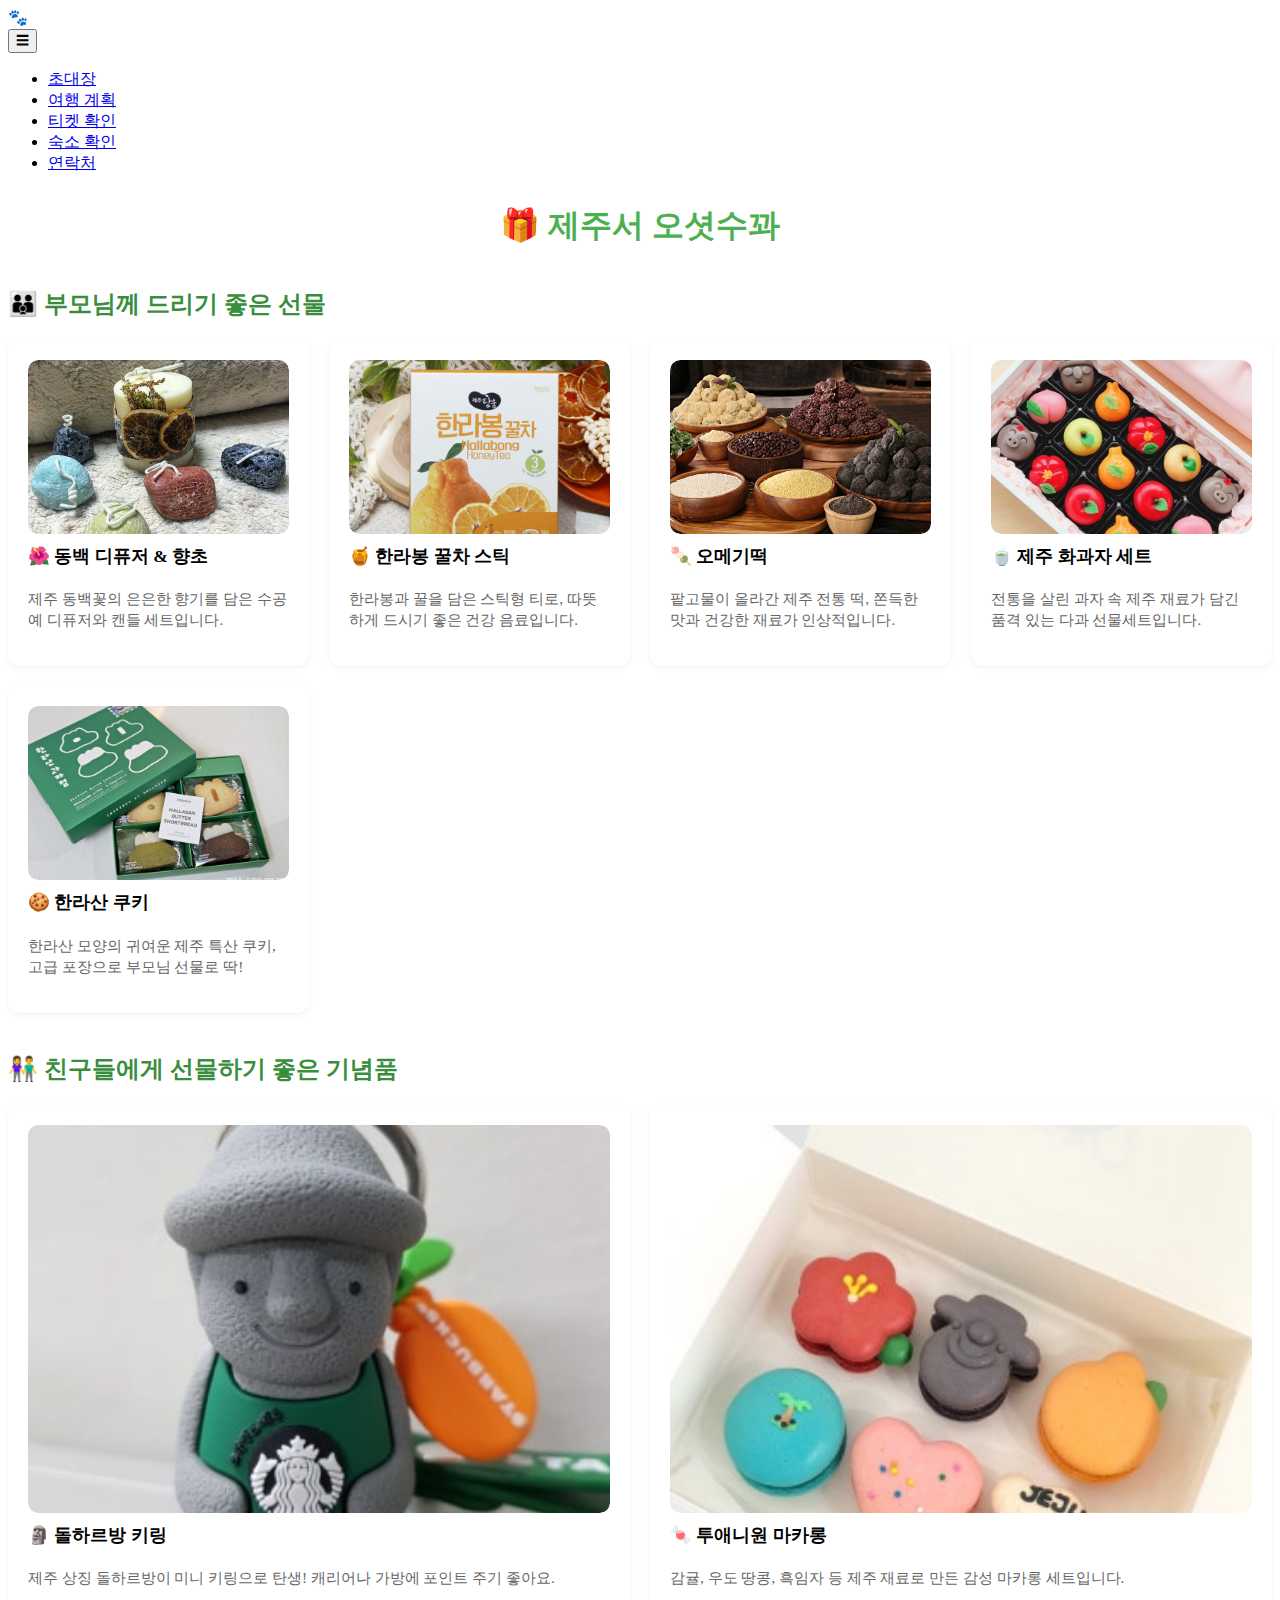
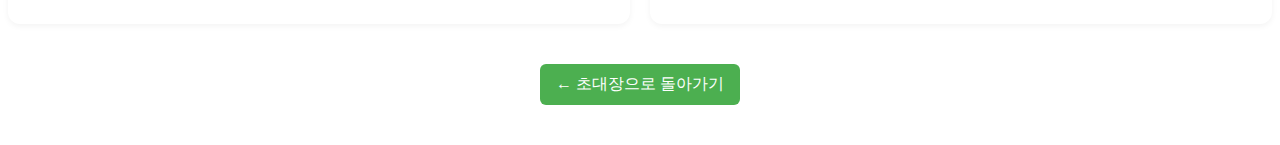
<file: souvenir.html>
<!DOCTYPE html>
<html lang="ko">

<head>
  <meta charset="UTF-8" />
  <meta name="viewport" content="width=device-width, initial-scale=1.0" />
  <title>제주 기념품 소개</title>
  <link rel="stylesheet" href="style.css" />

  <style>
    h1 {
      text-align: center;
      color: #4CAF50;
      margin-top: 30px;
    }

    h2 {
      color: #388e3c;
      margin-top: 40px;
    }

    .souvenir-container {
      display: grid;
      grid-template-columns: repeat(auto-fit, minmax(280px, 1fr));
      gap: 20px;
      margin-top: 20px;
    }

    .souvenir-card {
      background: white;
      padding: 20px;
      border-radius: 12px;
      box-shadow: 0 2px 6px rgba(0, 0, 0, 0.05);
      display: flex;
      flex-direction: column;
      justify-content: space-between;
    }

    .slider {
      position: relative;
      width: 100%;
      aspect-ratio: 3 / 2;
      overflow: hidden;
      border-radius: 10px;
    }

    .slide {
      position: absolute;
      width: 100%;
      height: 100%;
      opacity: 0;
      transition: opacity 1s ease-in-out;
    }

    .slide img {
      width: 100%;
      height: 100%;
      object-fit: cover;
      display: block;
      border-radius: 10px;
    }

    .slide.active {
      opacity: 1;
      position: relative;
      z-index: 1;
    }

    .souvenir-card h3 {
      margin: 10px 0 6px;
      font-size: 1.1em;
    }

    .souvenir-card p {
      font-size: 0.95em;
      color: #666;
    }

    .back-btn {
      display: inline-block;
      margin: 40px auto;
      padding: 10px 16px;
      background: #4CAF50;
      color: white;
      border-radius: 6px;
      text-decoration: none;
    }

    .back-btn:hover {
      background: #388e3c;
    }
  </style>
</head>

<body>
  <div id="header"></div>

  <script>
    fetch("header.html")
      .then(res => res.text())
      .then(data => {
        document.getElementById("header").innerHTML = data;
      });

    // 슬라이드 자동 전환
    document.addEventListener("DOMContentLoaded", () => {
      const sliders = document.querySelectorAll(".slider");

      sliders.forEach(slider => {
        const slides = slider.querySelectorAll(".slide");
        let current = 0;

        setInterval(() => {
          slides[current].classList.remove("active");
          current = (current + 1) % slides.length;
          slides[current].classList.add("active");
        }, 3000);
      });
    });
  </script>

  <h1>🎁 제주서 오셧수꽈</h1>

  <!-- ✅ 부모님 선물용 -->
  <h2>👪 부모님께 드리기 좋은 선물</h2>
  <div class="souvenir-container">
    <div class="souvenir-card">
      <div class="slider">
        <div class="slide active"><img src="image/souvenir3.jfif" alt="동백 디퓨저"></div>
        <div class="slide"><img src="image/souvenir4.jfif" alt="동백 향초 세트"></div>
      </div>
      <h3>🌺 동백 디퓨저 & 향초</h3>
      <p>제주 동백꽃의 은은한 향기를 담은 수공예 디퓨저와 캔들 세트입니다.</p>
    </div>

    <div class="souvenir-card">
      <div class="slider">
        <div class="slide active"><img src="image/souvenir5.jfif" alt="한라봉 꿀차 스틱"></div>
        <div class="slide"><img src="image/souvenir6.jfif" alt="한라봉 티 패키지"></div>
      </div>
      <h3>🍯 한라봉 꿀차 스틱</h3>
      <p>한라봉과 꿀을 담은 스틱형 티로, 따뜻하게 드시기 좋은 건강 음료입니다.</p>
    </div>

    <div class="souvenir-card">
      <div class="slider">
        <div class="slide active"><img src="image/souvenir1.jpg" alt="오메기떡"></div>
        <div class="slide"><img src="image/souvenir2.jfif" alt="오메기떡 포장"></div>
      </div>
      <h3>🍡 오메기떡</h3>
      <p>팥고물이 올라간 제주 전통 떡, 쫀득한 맛과 건강한 재료가 인상적입니다.</p>
    </div>

    <div class="souvenir-card">
      <div class="slider">
        <div class="slide active"><img src="image/souvenir7.jfif" alt="화과자 세트"></div>
        <div class="slide"><img src="image/souvenir8.jfif" alt="화과자 박스"></div>
      </div>
      <h3>🍵 제주 화과자 세트</h3>
      <p>전통을 살린 과자 속 제주 재료가 담긴 품격 있는 다과 선물세트입니다.</p>
    </div>

    <div class="souvenir-card">
      <div class="slider">
        <div class="slide active"><img src="image/souvenir9.jfif" alt="한라산 쿠키"></div>
        <div class="slide"><img src="image/souvenir10.jfif" alt="한라산 초코쿠키"></div>
      </div>
      <h3>🍪 한라산 쿠키</h3>
      <p>한라산 모양의 귀여운 제주 특산 쿠키, 고급 포장으로 부모님 선물로 딱!</p>
    </div>
  </div>

  <!-- ✅ 친구 선물용 -->
  <h2>👫 친구들에게 선물하기 좋은 기념품</h2>
  <div class="souvenir-container">
    <div class="souvenir-card">
      <div class="slider">
        <div class="slide active"><img src="image/souvenir11.jfif" alt="돌하르방 키링"></div>
        <div class="slide"><img src="image/souvenir12.jfif" alt="캐릭터 키링"></div>
      </div>
      <h3>🗿 돌하르방 키링</h3>
      <p>제주 상징 돌하르방이 미니 키링으로 탄생! 캐리어나 가방에 포인트 주기 좋아요.</p>
    </div>

    <div class="souvenir-card">
      <div class="slider">
        <div class="slide active"><img src="image/souvenir13.jfif" alt="투애니원 마카롱"></div>
        <div class="slide"><img src="image/souvenir14.jfif" alt="마카롱 세트"></div>
      </div>
      <h3>🍬 투애니원 마카롱</h3>
      <p>감귤, 우도 땅콩, 흑임자 등 제주 재료로 만든 감성 마카롱 세트입니다.</p>
    </div>
  </div>

  <!-- 돌아가기 -->
  <div style="text-align:center;">
    <a class="back-btn" href="index.html#souvenir">← 초대장으로 돌아가기</a>
  </div>
</body>

</html>
</file>
<file: style.css>
html {
  height: 100%;
  width: 100%;
}
</file>
